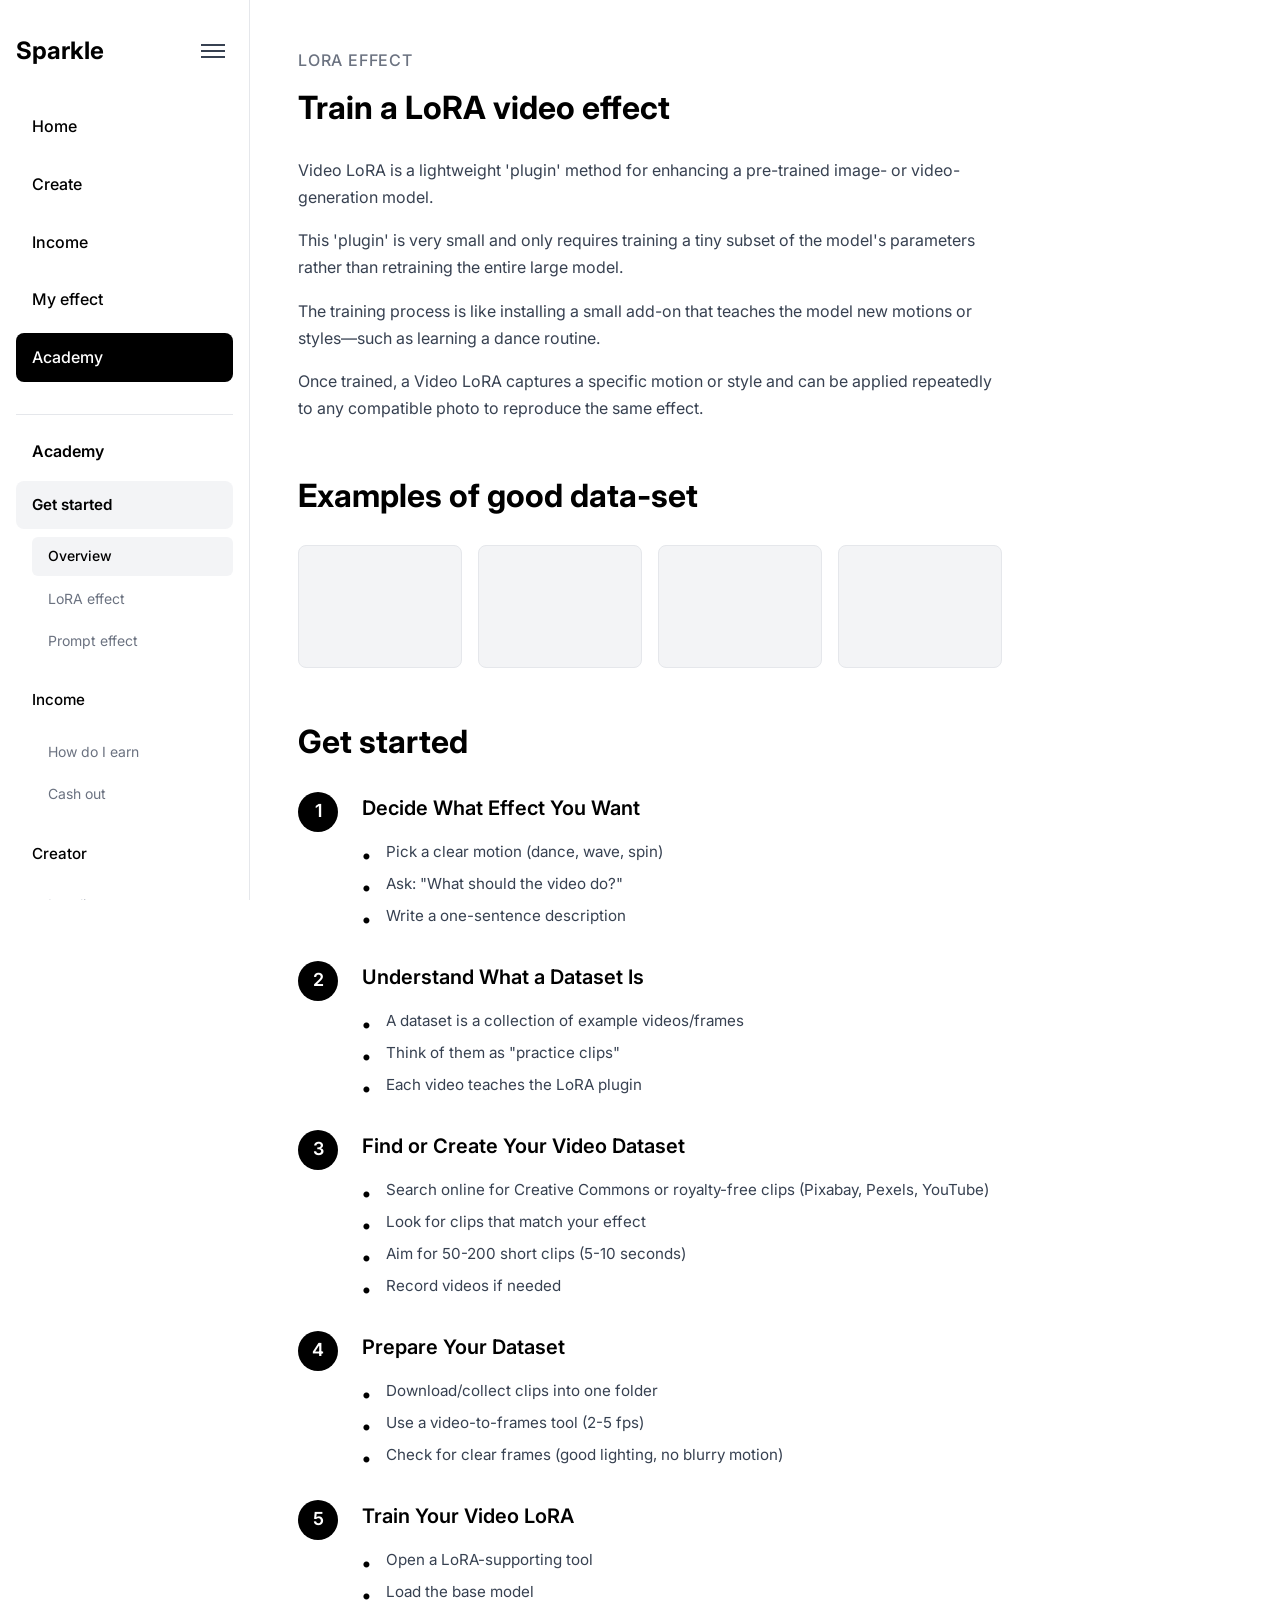
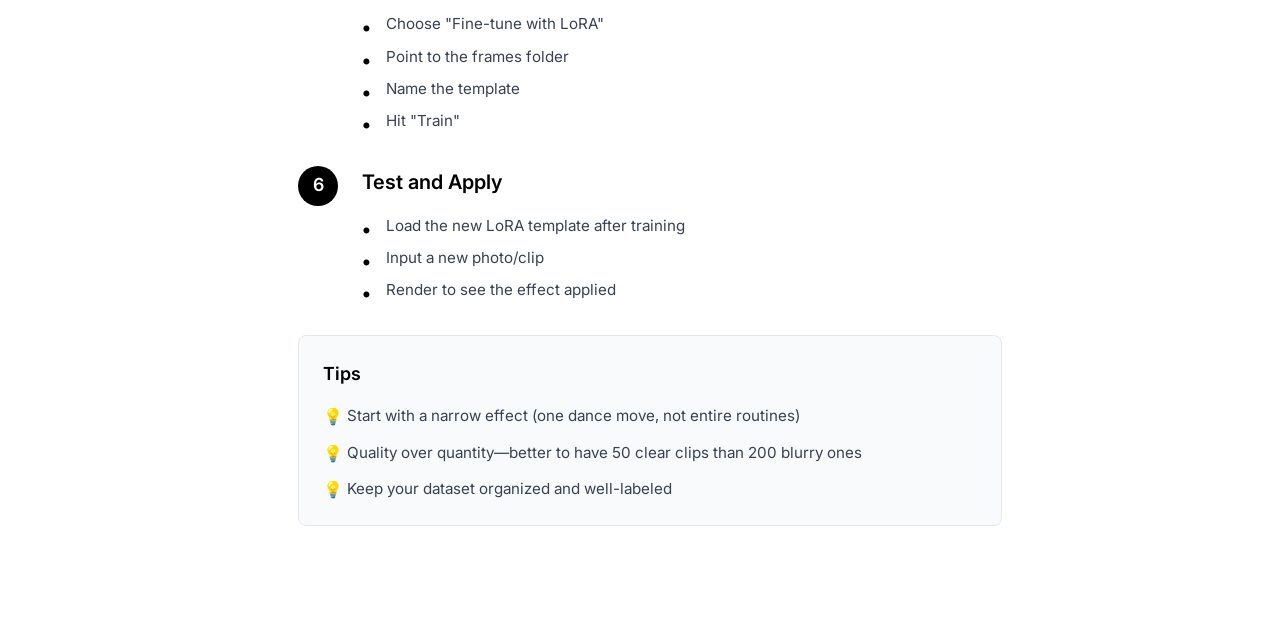
<file: academy.html>
<!DOCTYPE html>
<html lang="en">
<head>
    <meta charset="UTF-8">
    <meta name="viewport" content="width=device-width, initial-scale=1.0">
    <title>Sparkle Academy</title>
    <link rel="stylesheet" href="common-styles.css">
    <link rel="stylesheet" href="academy-styles.css">
    <link href="https://fonts.googleapis.com/css2?family=Inter:wght@400;500;600;700&display=swap" rel="stylesheet">
</head>
<body>
    <div class="academy-container">
        <!-- Left Sidebar Navigation -->
        <aside class="sidebar" id="sidebar">
            <div class="sidebar-header">
                <a href="index.html" style="text-decoration: none; color: inherit;">
                    <h1 class="platform-name">Sparkle</h1>
                </a>
                <button class="sidebar-toggle" id="sidebar-toggle" onclick="toggleSidebar()">
                    <span class="hamburger-line"></span>
                    <span class="hamburger-line"></span>
                    <span class="hamburger-line"></span>
                </button>
            </div>
            
            <!-- Main Platform Navigation -->
            <nav class="sidebar-nav">
                <a href="dashboard.html" class="nav-item">
                    <span class="nav-text">Home</span>
                </a>
                <a href="create.html" class="nav-item">
                    <span class="nav-text">Create</span>
                </a>
                <a href="income.html" class="nav-item">
                    <span class="nav-text">Income</span>
                </a>
                <a href="my-effects.html" class="nav-item">
                    <span class="nav-text">My effect</span>
                </a>
                <a href="academy.html" class="nav-item active">
                    <span class="nav-text">Academy</span>
                </a>
            </nav>
            
            <!-- Academy Sub Navigation -->
            <div class="academy-sub-nav">
                <h3 class="sub-nav-title">Academy</h3>
                <nav class="sub-nav">
                    <div class="nav-group">
                        <a href="#" class="sub-nav-item active">
                            <span class="sub-nav-text">Get started</span>
                        </a>
                        <div class="sub-sub-nav">
                            <a href="#" class="sub-sub-nav-item active">
                                <span class="sub-sub-nav-text">Overview</span>
                            </a>
                            <a href="#" class="sub-sub-nav-item">
                                <span class="sub-sub-nav-text">LoRA effect</span>
                            </a>
                            <a href="#" class="sub-sub-nav-item">
                                <span class="sub-sub-nav-text">Prompt effect</span>
                            </a>
                        </div>
                    </div>
                    
                    <div class="nav-group">
                        <a href="#" class="sub-nav-item">
                            <span class="sub-nav-text">Income</span>
                        </a>
                        <div class="sub-sub-nav">
                            <a href="#" class="sub-sub-nav-item">
                                <span class="sub-sub-nav-text">How do I earn</span>
                            </a>
                            <a href="#" class="sub-sub-nav-item">
                                <span class="sub-sub-nav-text">Cash out</span>
                            </a>
                        </div>
                    </div>
                    
                    <div class="nav-group">
                        <a href="#" class="sub-nav-item">
                            <span class="nav-text">Creator</span>
                        </a>
                        <div class="sub-sub-nav">
                            <a href="#" class="sub-sub-nav-item">
                                <span class="sub-sub-nav-text">Leveling</span>
                            </a>
                            <a href="#" class="sub-sub-nav-item">
                                <span class="sub-sub-nav-text">Cash out</span>
                            </a>
                        </div>
                    </div>
                </nav>
            </div>
        </aside>

        <!-- Main Content Area -->
        <main class="main-content">
            <!-- LoRA Effect Section -->
            <section class="content-section">
                <div class="section-header">
                    <h3 class="section-subtitle">LoRA effect</h3>
                    <h2 class="section-title">Train a LoRA video effect</h2>
                </div>
                
                <div class="content-text">
                    <p>Video LoRA is a lightweight 'plugin' method for enhancing a pre-trained image- or video-generation model.</p>
                    <p>This 'plugin' is very small and only requires training a tiny subset of the model's parameters rather than retraining the entire large model.</p>
                    <p>The training process is like installing a small add-on that teaches the model new motions or styles—such as learning a dance routine.</p>
                    <p>Once trained, a Video LoRA captures a specific motion or style and can be applied repeatedly to any compatible photo to reproduce the same effect.</p>
                </div>
            </section>

            <!-- Examples Section -->
            <section class="content-section">
                <h2 class="section-title">Examples of good data-set</h2>
                <div class="examples-grid">
                    <div class="example-placeholder"></div>
                    <div class="example-placeholder"></div>
                    <div class="example-placeholder"></div>
                    <div class="example-placeholder"></div>
                </div>
            </section>

            <!-- Get Started Section -->
            <section class="content-section">
                <h2 class="section-title">Get started</h2>
                
                <div class="steps-list">
                    <!-- Step 1 -->
                    <div class="step-item">
                        <div class="step-number">1</div>
                        <div class="step-content">
                            <h3 class="step-title">Decide What Effect You Want</h3>
                            <ul class="step-details">
                                <li>Pick a clear motion (dance, wave, spin)</li>
                                <li>Ask: "What should the video do?"</li>
                                <li>Write a one-sentence description</li>
                            </ul>
                        </div>
                    </div>

                    <!-- Step 2 -->
                    <div class="step-item">
                        <div class="step-number">2</div>
                        <div class="step-content">
                            <h3 class="step-title">Understand What a Dataset Is</h3>
                            <ul class="step-details">
                                <li>A dataset is a collection of example videos/frames</li>
                                <li>Think of them as "practice clips"</li>
                                <li>Each video teaches the LoRA plugin</li>
                            </ul>
                        </div>
                    </div>

                    <!-- Step 3 -->
                    <div class="step-item">
                        <div class="step-number">3</div>
                        <div class="step-content">
                            <h3 class="step-title">Find or Create Your Video Dataset</h3>
                            <ul class="step-details">
                                <li>Search online for Creative Commons or royalty-free clips (Pixabay, Pexels, YouTube)</li>
                                <li>Look for clips that match your effect</li>
                                <li>Aim for 50-200 short clips (5-10 seconds)</li>
                                <li>Record videos if needed</li>
                            </ul>
                        </div>
                    </div>

                    <!-- Step 4 -->
                    <div class="step-item">
                        <div class="step-number">4</div>
                        <div class="step-content">
                            <h3 class="step-title">Prepare Your Dataset</h3>
                            <ul class="step-details">
                                <li>Download/collect clips into one folder</li>
                                <li>Use a video-to-frames tool (2-5 fps)</li>
                                <li>Check for clear frames (good lighting, no blurry motion)</li>
                            </ul>
                        </div>
                    </div>

                    <!-- Step 5 -->
                    <div class="step-item">
                        <div class="step-number">5</div>
                        <div class="step-content">
                            <h3 class="step-title">Train Your Video LoRA</h3>
                            <ul class="step-details">
                                <li>Open a LoRA-supporting tool</li>
                                <li>Load the base model</li>
                                <li>Choose "Fine-tune with LoRA"</li>
                                <li>Point to the frames folder</li>
                                <li>Name the template</li>
                                <li>Hit "Train"</li>
                            </ul>
                        </div>
                    </div>

                    <!-- Step 6 -->
                    <div class="step-item">
                        <div class="step-number">6</div>
                        <div class="step-content">
                            <h3 class="step-title">Test and Apply</h3>
                            <ul class="step-details">
                                <li>Load the new LoRA template after training</li>
                                <li>Input a new photo/clip</li>
                                <li>Render to see the effect applied</li>
                            </ul>
                        </div>
                    </div>
                </div>

                <!-- Tips Section -->
                <div class="tips-section">
                    <h3 class="tips-title">Tips</h3>
                    <ul class="tips-list">
                        <li>Start with a narrow effect (one dance move, not entire routines)</li>
                        <li>Quality over quantity—better to have 50 clear clips than 200 blurry ones</li>
                        <li>Keep your dataset organized and well-labeled</li>
                    </ul>
                </div>
            </section>
        </main>
    </div>
    <script src="common.js"></script>
</body>
</html>
</file>
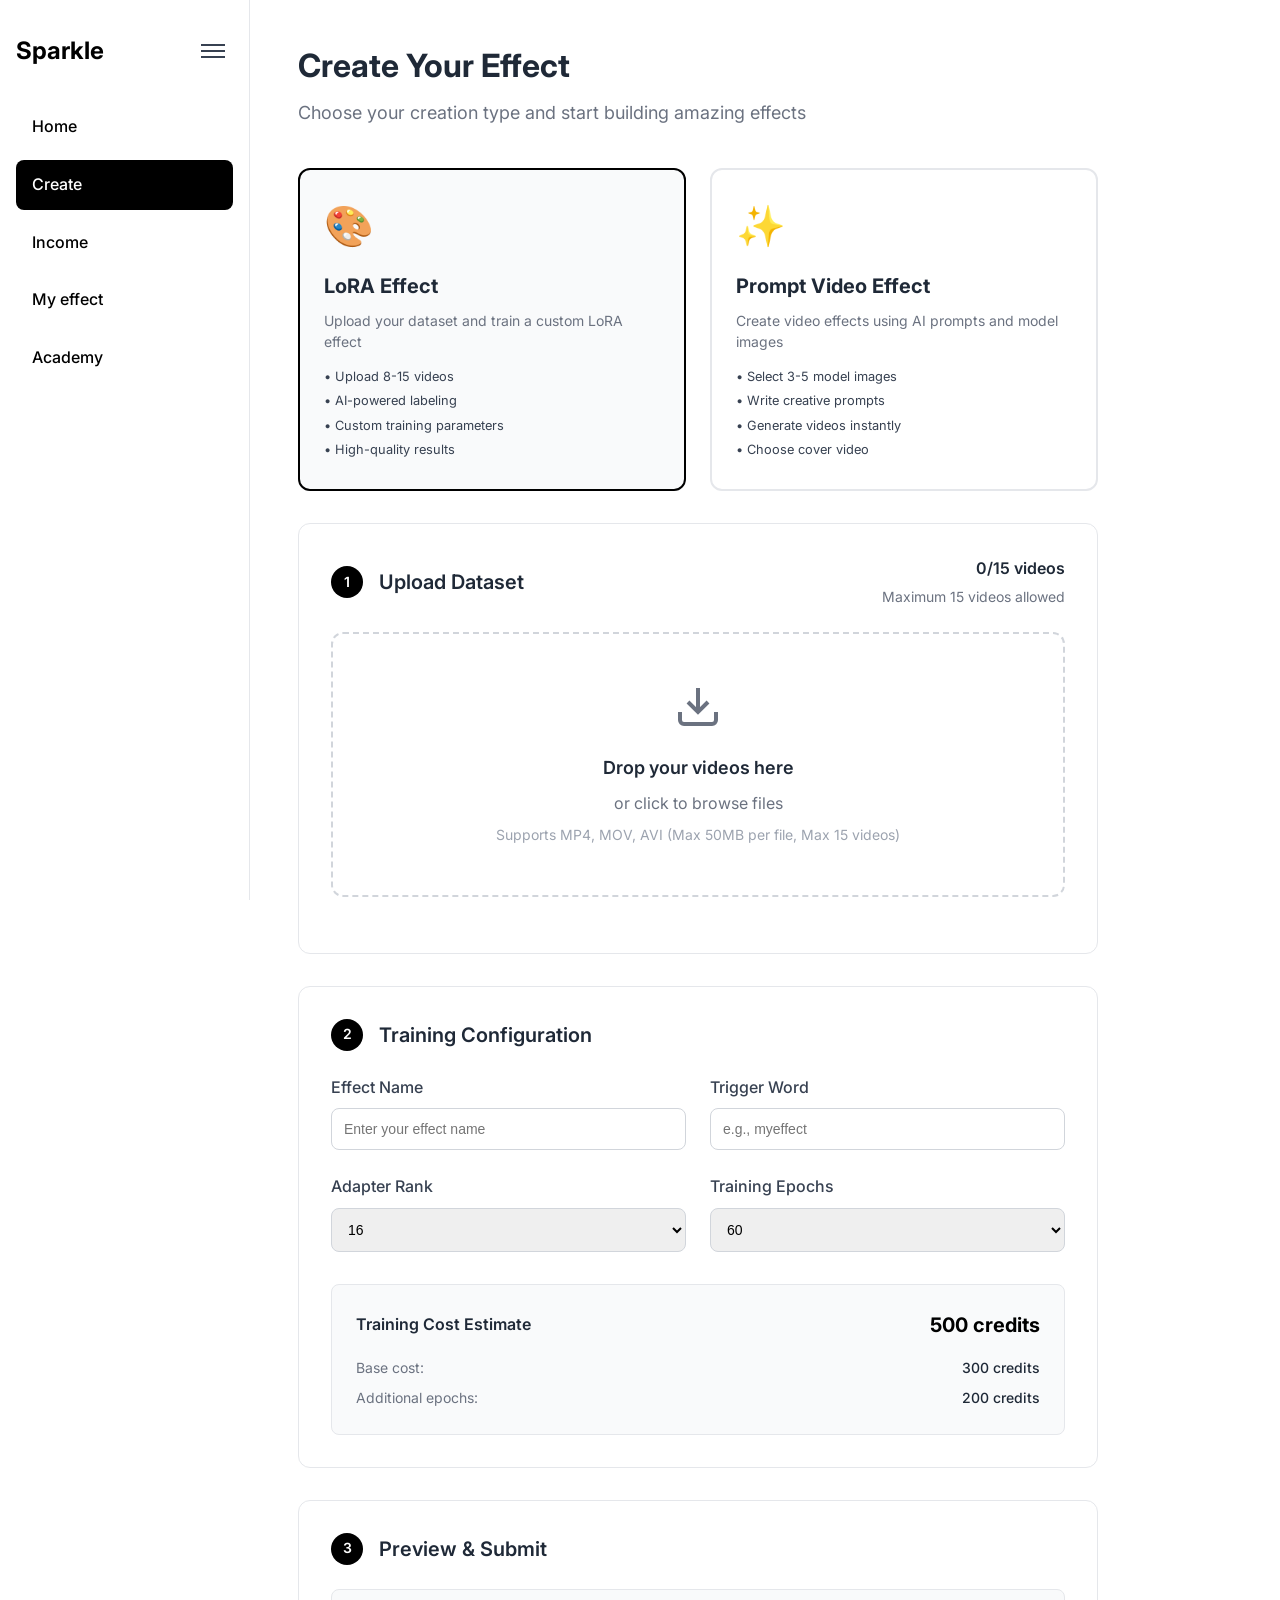
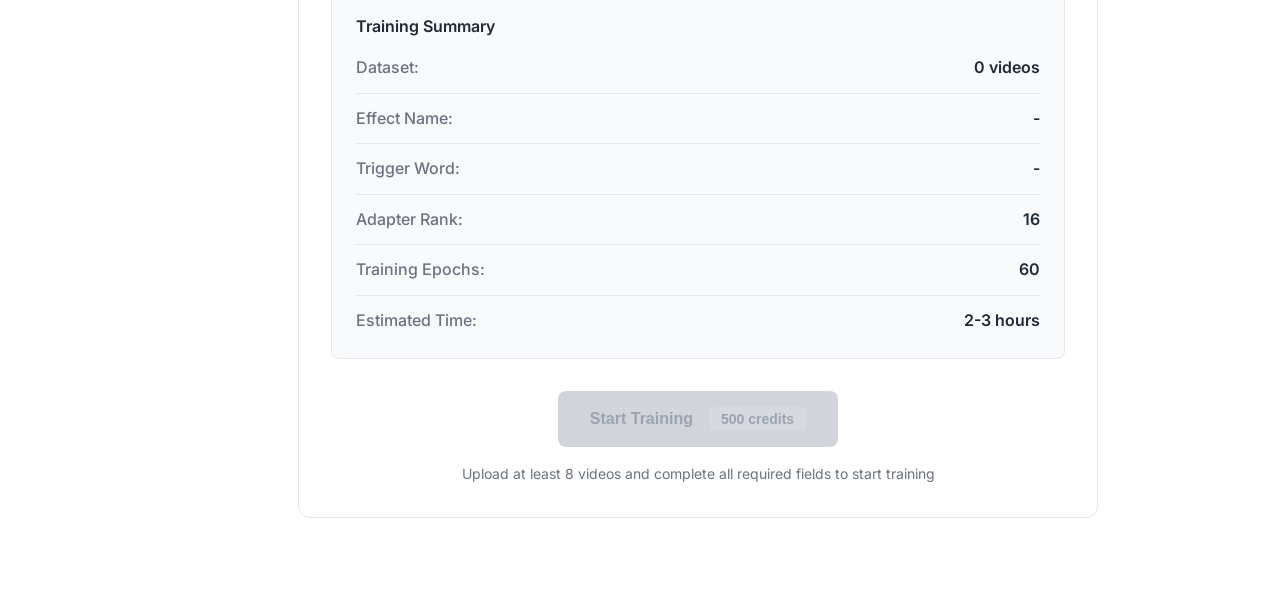
<file: create.html>
<!DOCTYPE html>
<html lang="en">
<head>
    <meta charset="UTF-8">
    <meta name="viewport" content="width=device-width, initial-scale=1.0">
    <title>Sparkle - Create</title>
    <link rel="stylesheet" href="common-styles.css">
    <link rel="stylesheet" href="create-styles.css">
    <link href="https://fonts.googleapis.com/css2?family=Inter:wght@400;500;600;700&display=swap" rel="stylesheet">
</head>
<body>
    <div class="create-container">
        <!-- Left Sidebar Navigation -->
        <aside class="sidebar" id="sidebar">
            <div class="sidebar-header">
                <a href="index.html" style="text-decoration: none; color: inherit;">
                    <h1 class="platform-name">Sparkle</h1>
                </a>
                <button class="sidebar-toggle" id="sidebar-toggle" onclick="toggleSidebar()">
                    <span class="hamburger-line"></span>
                    <span class="hamburger-line"></span>
                    <span class="hamburger-line"></span>
                </button>
            </div>
            <nav class="sidebar-nav">
                <a href="dashboard.html" class="nav-item">
                    <span class="nav-text">Home</span>
                </a>
                <a href="create.html" class="nav-item active">
                    <span class="nav-text">Create</span>
                </a>
                <a href="income.html" class="nav-item">
                    <span class="nav-text">Income</span>
                </a>
                <a href="my-effects.html" class="nav-item">
                    <span class="nav-text">My effect</span>
                </a>
                <a href="academy.html" class="nav-item">
                    <span class="nav-text">Academy</span>
                </a>
            </nav>
        </aside>

        <!-- Main Content Area -->
        <main class="main-content">
            <!-- Page Header -->
            <div class="page-header">
                <h2 class="page-title">Create Your Effect</h2>
                <p class="page-description">Choose your creation type and start building amazing effects</p>
            </div>

            <!-- Creation Type Selection -->
            <div class="creation-type-section">
                <div class="type-selector">
                    <div class="type-option active" data-type="lora" id="lora-option">
                        <div class="type-icon">🎨</div>
                        <div class="type-content">
                            <h3>LoRA Effect</h3>
                            <p>Upload your dataset and train a custom LoRA effect</p>
                            <ul class="type-features">
                                <li>• Upload 8-15 videos</li>
                                <li>• AI-powered labeling</li>
                                <li>• Custom training parameters</li>
                                <li>• High-quality results</li>
                            </ul>
                        </div>
                    </div>
                    <div class="type-option" data-type="prompt" id="prompt-option">
                        <div class="type-icon">✨</div>
                        <div class="type-content">
                            <h3>Prompt Video Effect</h3>
                            <p>Create video effects using AI prompts and model images</p>
                            <ul class="type-features">
                                <li>• Select 3-5 model images</li>
                                <li>• Write creative prompts</li>
                                <li>• Generate videos instantly</li>
                                <li>• Choose cover video</li>
                            </ul>
                        </div>
                    </div>
                </div>
                <div class="type-reset" id="type-reset" style="display: none;">
                    <button class="more-info-btn" onclick="expandOptions()">
                        <span class="more-info-text">Expand</span>
                        <span class="more-info-icon">↓</span>
                    </button>
                </div>
            </div>

            <!-- LoRA Effect Creation Form -->
            <div class="create-form" id="lora-form">
                <!-- Step 1: Dataset Upload -->
                <div class="form-section">
                    <div class="section-header">
                        <div class="step-number">1</div>
                        <h3 class="section-title">Upload Dataset</h3>
                        <div class="upload-status">
                            <span class="upload-count" id="upload-count">0/15 videos</span>
                            <span class="upload-limit">Maximum 15 videos allowed</span>
                        </div>
                    </div>
                    
                    <div class="upload-area" id="upload-area">
                        <div class="upload-content">
                            <div class="upload-icon">
                                <svg width="48" height="48" viewBox="0 0 24 24" fill="none" stroke="currentColor" stroke-width="2">
                                    <path d="M21 15v4a2 2 0 0 1-2 2H5a2 2 0 0 1-2-2v-4"/>
                                    <polyline points="7,10 12,15 17,10"/>
                                    <line x1="12" y1="15" x2="12" y2="3"/>
                                </svg>
                            </div>
                            <h4 class="upload-title">Drop your videos here</h4>
                            <p class="upload-description">or click to browse files</p>
                            <p class="upload-hint">Supports MP4, MOV, AVI (Max 50MB per file, Max 15 videos)</p>
                        </div>
                        <input type="file" id="file-input" multiple accept="video/*" class="file-input">
                    </div>

                    <!-- Uploaded Files List -->
                    <div class="uploaded-files" id="uploaded-files">
                        <!-- Files will be added here dynamically -->
                    </div>

                    <!-- Batch Labeling Controls -->
                    <div class="batch-controls" id="batch-controls" style="display: none;">
                        <div class="batch-header">
                            <h4>AI Labeling</h4>
                            <p>Use AI to automatically label your videos</p>
                        </div>
                        <div class="batch-buttons">
                            <button class="batch-btn" id="label-all-btn">
                                <span class="btn-icon">🤖</span>
                                <span class="btn-text">Label All Videos</span>
                            </button>
                            <button class="batch-btn secondary" id="clear-all-labels-btn">
                                <span class="btn-icon">🗑️</span>
                                <span class="btn-text">Clear All Labels</span>
                            </button>
                        </div>
                    </div>
                </div>

                <!-- Step 2: Training Configuration -->
                <div class="form-section">
                    <div class="section-header">
                        <div class="step-number">2</div>
                        <h3 class="section-title">Training Configuration</h3>
                    </div>

                    <div class="config-grid">
                        <!-- Effect Name -->
                        <div class="config-item">
                            <label class="config-label">Effect Name</label>
                            <input type="text" class="config-input" placeholder="Enter your effect name" id="effect-name">
                        </div>

                        <!-- Trigger Word -->
                        <div class="config-item">
                            <label class="config-label">Trigger Word</label>
                            <input type="text" class="config-input" placeholder="e.g., myeffect" id="trigger-word">
                        </div>

                        <!-- Adapter Rank -->
                        <div class="config-item">
                            <label class="config-label">Adapter Rank</label>
                            <select class="config-select" id="adapter-rank">
                                <option value="8">8</option>
                                <option value="16" selected>16</option>
                                <option value="32">32</option>
                                <option value="64">64</option>
                            </select>
                        </div>

                        <!-- Training Epochs -->
                        <div class="config-item">
                            <label class="config-label">Training Epochs</label>
                            <select class="config-select" id="training-epochs">
                                <option value="30">30</option>
                                <option value="60" selected>60</option>
                                <option value="90">90</option>
                                <option value="120">120</option>
                            </select>
                        </div>
                    </div>

                    <!-- Training Cost Estimate -->
                    <div class="cost-estimate">
                        <div class="cost-header">
                            <h4 class="cost-title">Training Cost Estimate</h4>
                            <span class="cost-amount">500 credits</span>
                        </div>
                        <div class="cost-breakdown">
                            <div class="cost-item">
                                <span class="cost-label">Base cost:</span>
                                <span class="cost-value">300 credits</span>
                            </div>
                            <div class="cost-item">
                                <span class="cost-label">Additional epochs:</span>
                                <span class="cost-value">200 credits</span>
                            </div>
                        </div>
                    </div>
                </div>

                <!-- Step 3: Preview & Submit -->
                <div class="form-section">
                    <div class="section-header">
                        <div class="step-number">3</div>
                        <h3 class="section-title">Preview & Submit</h3>
                    </div>

                    <div class="preview-section">
                        <div class="preview-card">
                            <div class="preview-header">
                                <h4 class="preview-title">Training Summary</h4>
                            </div>
                            <div class="preview-content">
                                <div class="preview-item">
                                    <span class="preview-label">Dataset:</span>
                                    <span class="preview-value" id="preview-dataset">0 videos</span>
                                </div>
                                <div class="preview-item">
                                    <span class="preview-label">Effect Name:</span>
                                    <span class="preview-value" id="preview-name">-</span>
                                </div>
                                <div class="preview-item">
                                    <span class="preview-label">Trigger Word:</span>
                                    <span class="preview-value" id="preview-trigger">-</span>
                                </div>
                                <div class="preview-item">
                                    <span class="preview-label">Adapter Rank:</span>
                                    <span class="preview-value" id="preview-rank">16</span>
                                </div>
                                <div class="preview-item">
                                    <span class="preview-label">Training Epochs:</span>
                                    <span class="preview-value" id="preview-epochs">60</span>
                                </div>
                                <div class="preview-item">
                                    <span class="preview-label">Estimated Time:</span>
                                    <span class="preview-value">2-3 hours</span>
                                </div>
                            </div>
                        </div>
                    </div>

                    <!-- Training Status -->
                    <div class="training-status" id="training-status" style="display: none;">
                        <div class="status-card">
                            <div class="status-header">
                                <h4>Training in Progress</h4>
                                <div class="status-indicator">
                                    <div class="spinner"></div>
                                    <span>Processing...</span>
                                </div>
                            </div>
                            <div class="status-progress">
                                <div class="progress-bar">
                                    
                                    <div class="progress-fill" id="progress-fill"></div>
                                </div>
                                <span class="progress-text" id="progress-text">0%</span>
                            </div>
                            <p class="status-message">Your effect is being trained. This may take 2-3 hours.</p>
                        </div>
                    </div>

                    <!-- Submit Button -->
                    <div class="submit-section" id="submit-section">
                        <button class="submit-btn" id="submit-btn" disabled>
                            <span class="btn-text">Start Training</span>
                            <span class="btn-cost">500 credits</span>
                        </button>
                        <p class="submit-hint">Upload at least 8 videos and complete all required fields to start training</p>
                    </div>
                </div>
            </div>

            <!-- Prompt Video Effect Creation Form -->
            <div class="create-form" id="prompt-form" style="display: none;">
                <!-- Step 1: Select Model Images -->
                <div class="form-section">
                    <div class="section-header">
                        <div class="step-number">1</div>
                        <h3 class="section-title">Select Model Images</h3>
                        <div class="image-selection-status">
                            <span class="selected-count" id="selected-count">0/5 images</span>
                            <span class="selection-limit">Select 3-5 model images</span>
                        </div>
                    </div>
                    
                    <div class="image-gallery">
                        <div class="gallery-header">
                            <h4>Model Image Gallery</h4>
                            <div class="gallery-controls">
                                <input type="text" class="search-input" placeholder="Search images..." id="image-search">
                                <select class="filter-select" id="image-filter">
                                    <option value="all">All Categories</option>
                                    <option value="portrait">Portrait</option>
                                    <option value="landscape">Landscape</option>
                                    <option value="action">Action</option>
                                    <option value="artistic">Artistic</option>
                                </select>
                            </div>
                        </div>
                        
                        <div class="gallery-grid" id="gallery-grid">
                            <!-- Images will be loaded dynamically -->
                        </div>
                        
                        <div class="gallery-pagination">
                            <button class="pagination-btn" id="prev-page">← Previous</button>
                            <span class="page-info" id="page-info">Page 1 of 10</span>
                            <button class="pagination-btn" id="next-page">Next →</button>
                        </div>
                    </div>

                    <!-- Selected Images Preview -->
                    <div class="selected-images" id="selected-images" style="display: none;">
                        <h4>Selected Images (3-5)</h4>
                        <div class="selected-grid" id="selected-grid">
                            <!-- Selected images will be shown here -->
                        </div>
                    </div>
                </div>

                <!-- Step 2: Write Prompt -->
                <div class="form-section">
                    <div class="section-header">
                        <div class="step-number">2</div>
                        <h3 class="section-title">Write Your Prompt</h3>
                    </div>

                    <div class="prompt-section">
                        <div class="prompt-input-area">
                            <label class="prompt-label">Describe your video effect</label>
                            <textarea class="prompt-textarea" id="prompt-text" placeholder="Describe a dance move, visual effect, or any creative action you want to see in the video..."></textarea>
                            <div class="prompt-examples">
                                <h5>Example Prompts:</h5>
                                <ul>
                                    <li>"A graceful ballet dancer performing a pirouette in a sunlit studio"</li>
                                    <li>"A martial artist executing a perfect roundhouse kick with energy effects"</li>
                                    <li>"A painter creating a masterpiece with swirling colors and magical brushstrokes"</li>
                                    <li>"A gymnast performing a backflip with sparkle effects"</li>
                                </ul>
                            </div>
                        </div>
                        
                        <div class="prompt-settings">
                            <div class="setting-item">
                                <label class="setting-label">Video Duration</label>
                                <select class="setting-select" id="video-duration">
                                    <option value="3">3 seconds</option>
                                    <option value="5" selected>5 seconds</option>
                                    <option value="8">8 seconds</option>
                                    <option value="10">10 seconds</option>
                                </select>
                            </div>
                            <div class="setting-item">
                                <label class="setting-label">Style Strength</label>
                                <select class="setting-select" id="style-strength">
                                    <option value="0.7">Subtle (0.7)</option>
                                    <option value="0.8" selected>Balanced (0.8)</option>
                                    <option value="0.9">Strong (0.9)</option>
                                    <option value="1.0">Maximum (1.0)</option>
                                </select>
                            </div>
                        </div>
                    </div>
                </div>

                <!-- Step 3: Generate Videos -->
                <div class="form-section">
                    <div class="section-header">
                        <div class="step-number">3</div>
                        <h3 class="section-title">Generate Videos</h3>
                    </div>

                    <div class="generation-section">
                        <div class="generation-controls">
                            <button class="generate-btn" id="generate-btn" disabled>
                                <span class="btn-icon">🎬</span>
                                <span class="btn-text">Generate Videos</span>
                                <span class="btn-cost">200 credits</span>
                            </button>
                            <p class="generate-hint">Select 3-5 images and write a prompt to start generation</p>
                        </div>

                        <!-- Generation Progress -->
                        <div class="generation-progress" id="generation-progress" style="display: none;">
                            <div class="progress-card">
                                <div class="progress-header">
                                    <h4>Generating Videos</h4>
                                    <div class="progress-indicator">
                                        <div class="spinner"></div>
                                        <span id="progress-status">Processing...</span>
                                    </div>
                                </div>
                                <div class="progress-details">
                                    <div class="progress-bar">
                                        <div class="progress-fill" id="prompt-progress-fill"></div>
                                    </div>
                                    <span class="progress-text" id="prompt-progress-text">0%</span>
                                </div>
                                <p class="progress-message">Generating videos from your selected images and prompt...</p>
                            </div>
                        </div>

                        <!-- Generated Videos -->
                        <div class="generated-videos" id="generated-videos" style="display: none;">
                            <h4>Generated Videos</h4>
                            <p class="videos-hint">Review the generated videos and select one as your cover video</p>
                            <div class="videos-grid" id="videos-grid">
                                <!-- Generated videos will be shown here -->
                            </div>
                        </div>
                    </div>
                </div>

                <!-- Step 4: Publish Effect -->
                <div class="form-section">
                    <div class="section-header">
                        <div class="step-number">4</div>
                        <h3 class="section-title">Publish Effect</h3>
                    </div>

                    <div class="publish-section">
                        <div class="publish-form">
                            <div class="form-row">
                                <div class="form-item">
                                    <label class="form-label">Effect Name</label>
                                    <input type="text" class="form-input" id="prompt-effect-name" placeholder="Enter your effect name">
                                </div>
                                <div class="form-item">
                                    <label class="form-label">Category</label>
                                    <select class="form-select" id="effect-category">
                                        <option value="dance">Dance</option>
                                        <option value="action">Action</option>
                                        <option value="artistic">Artistic</option>
                                        <option value="sports">Sports</option>
                                        <option value="lifestyle">Lifestyle</option>
                                        <option value="other">Other</option>
                                    </select>
                                </div>
                            </div>
                            <div class="form-item">
                                <label class="form-label">Description</label>
                                <textarea class="form-textarea" id="effect-description" placeholder="Describe your effect and how users can use it..."></textarea>
                            </div>
                            <div class="form-item">
                                <label class="form-label">Tags</label>
                                <input type="text" class="form-input" id="effect-tags" placeholder="Enter tags separated by commas">
                            </div>
                        </div>

                        <div class="publish-preview">
                            <h4>Effect Preview</h4>
                            <div class="preview-card">
                                <div class="preview-video" id="preview-video">
                                    <!-- Selected cover video will be shown here -->
                                </div>
                                <div class="preview-info">
                                    <h5 id="preview-name">Effect Name</h5>
                                    <p id="preview-description">Effect description will appear here</p>
                                    <div class="preview-tags" id="preview-tags">
                                        <!-- Tags will be shown here -->
                                    </div>
                                </div>
                            </div>
                        </div>

                        <!-- Publish Button -->
                        <div class="publish-actions">
                            <button class="publish-btn" id="publish-btn" disabled>
                                <span class="btn-icon">🚀</span>
                                <span class="btn-text">Publish Effect</span>
                            </button>
                            <p class="publish-hint">Complete all fields and select a cover video to publish</p>
                        </div>
                    </div>
                </div>
            </div>
        </main>
    </div>

    <script src="common.js"></script>
    <script src="create.js"></script>
</body>
</html>
</file>
<file: common-styles.css>
/* Common styles for sidebar toggle functionality */

/* Hamburger Menu Button */
.sidebar-toggle {
    background: none;
    border: none;
    cursor: pointer;
    padding: 0.5rem;
    display: flex;
    flex-direction: column;
    gap: 4px;
    transition: all 0.3s ease;
}

.hamburger-line {
    width: 24px;
    height: 2px;
    background: #374151;
    transition: all 0.3s ease;
    display: block;
}

.sidebar-toggle:hover .hamburger-line {
    background: #000000;
}

/* Sidebar header adjustments */
.sidebar-header {
    display: flex;
    align-items: center;
    justify-content: space-between;
}

/* Collapsed Sidebar Styles */
.sidebar.collapsed {
    width: 80px;
}

.sidebar.collapsed .platform-name {
    font-size: 1.2rem;
    text-align: center;
}

.sidebar.collapsed .sidebar-header {
    flex-direction: column;
    gap: 1rem;
}

.sidebar.collapsed .sidebar-header a {
    width: 100%;
    text-align: center;
}

.sidebar.collapsed .nav-text {
    display: none;
}

.sidebar.collapsed .nav-item {
    justify-content: center;
    padding: 0.75rem;
}

/* Adjust main containers when sidebar is collapsed */
.dashboard-container.sidebar-collapsed {
    grid-template-columns: 80px 1fr;
}

.create-container.sidebar-collapsed {
    grid-template-columns: 80px 1fr;
}

.income-container.sidebar-collapsed {
    grid-template-columns: 80px 1fr;
}

.my-effects-container.sidebar-collapsed {
    grid-template-columns: 80px 1fr;
}

.academy-container.sidebar-collapsed {
    grid-template-columns: 80px 1fr;
}

.income-detail-container.sidebar-collapsed {
    grid-template-columns: 80px 1fr;
}

/* Smooth transitions */
.sidebar {
    transition: width 0.3s ease;
}

.dashboard-container,
.create-container,
.income-container,
.my-effects-container,
.academy-container,
.income-detail-container {
    transition: grid-template-columns 0.3s ease;
}

/* Platform name transition */
.platform-name {
    transition: all 0.3s ease;
}

/* Responsive adjustments */
@media (max-width: 768px) {
    .sidebar-toggle {
        display: none;
    }
    
    .sidebar.collapsed {
        width: 250px;
    }
    
    .sidebar.collapsed .platform-name {
        font-size: 1.5rem;
    }
    
    .sidebar.collapsed .sidebar-header {
        flex-direction: row;
    }
    
    .sidebar.collapsed .nav-text {
        display: inline;
    }
    
    .sidebar.collapsed .nav-item {
        justify-content: flex-start;
        padding: 0.75rem 1rem;
    }
}
</file>
<file: academy-styles.css>
/* Reset and Base Styles */
* {
    margin: 0;
    padding: 0;
    box-sizing: border-box;
}

body {
    font-family: 'Inter', -apple-system, BlinkMacSystemFont, 'Segoe UI', Roboto, sans-serif;
    line-height: 1.6;
    color: #000000;
    background-color: #ffffff;
}

/* Academy Layout */
.academy-container {
    display: grid;
    grid-template-columns: 250px 1fr;
    min-height: 100vh;
}

/* Left Sidebar */
.sidebar {
    background: #ffffff;
    border-right: 1px solid #e5e7eb;
    padding: 2rem 1rem;
    position: sticky;
    top: 0;
    height: 100vh;
    overflow-y: auto;
}

.sidebar-header {
    margin-bottom: 2rem;
}

.platform-name {
    font-size: 1.5rem;
    font-weight: 700;
    color: #000000;
}

/* Main Platform Navigation */
.sidebar-nav {
    display: flex;
    flex-direction: column;
    gap: 0.5rem;
}

.nav-item {
    display: flex;
    align-items: center;
    padding: 0.75rem 1rem;
    text-decoration: none;
    color: #000000;
    border-radius: 8px;
    transition: background-color 0.3s ease;
}

.nav-item.active {
    background: #000000;
    color: white;
}

.nav-item:hover:not(.active) {
    background: #f3f4f6;
}

.nav-text {
    font-weight: 500;
}

/* Academy Sub Navigation */
.academy-sub-nav {
    margin-top: 2rem;
    padding-top: 1.5rem;
    border-top: 1px solid #e5e7eb;
}

.sub-nav-title {
    font-size: 1rem;
    font-weight: 600;
    color: #000000;
    margin-bottom: 1rem;
    padding: 0 1rem;
}

.sub-nav {
    display: flex;
    flex-direction: column;
    gap: 0.5rem;
}

.nav-group {
    margin-bottom: 0.5rem;
}

.sub-nav-item {
    display: flex;
    align-items: center;
    padding: 0.75rem 1rem;
    text-decoration: none;
    color: #000000;
    border-radius: 8px;
    transition: background-color 0.3s ease;
    font-size: 0.95rem;
    font-weight: 500;
}

.sub-nav-item.active {
    background: #f3f4f6;
    color: #000000;
    font-weight: 600;
}

.sub-nav-item:hover:not(.active) {
    background: #f9fafb;
    color: #374151;
}

.sub-nav-text {
    font-weight: inherit;
}

/* Sub-sub Navigation */
.sub-sub-nav {
    margin-left: 1rem;
    margin-top: 0.5rem;
    display: flex;
    flex-direction: column;
    gap: 0.25rem;
}

.sub-sub-nav-item {
    display: flex;
    align-items: center;
    padding: 0.5rem 1rem;
    text-decoration: none;
    color: #6b7280;
    border-radius: 6px;
    transition: background-color 0.3s ease;
    font-size: 0.875rem;
    font-weight: 400;
}

.sub-sub-nav-item.active {
    background: #f3f4f6;
    color: #000000;
    font-weight: 500;
}

.sub-sub-nav-item:hover:not(.active) {
    background: #f9fafb;
    color: #374151;
}

.sub-sub-nav-text {
    font-weight: inherit;
}

/* Main Content Area */
.main-content {
    padding: 3rem;
    background: #ffffff;
    overflow-y: auto;
    max-width: 800px;
}

.content-section {
    margin-bottom: 3rem;
}

.section-header {
    margin-bottom: 1.5rem;
}

.section-subtitle {
    font-size: 1rem;
    font-weight: 500;
    color: #6b7280;
    margin-bottom: 0.5rem;
    text-transform: uppercase;
    letter-spacing: 0.05em;
}

.section-title {
    font-size: 2rem;
    font-weight: 700;
    color: #000000;
    margin-bottom: 1.5rem;
}

.content-text {
    font-size: 1rem;
    line-height: 1.7;
    color: #374151;
}

.content-text p {
    margin-bottom: 1rem;
}

.content-text p:last-child {
    margin-bottom: 0;
}

/* Examples Grid */
.examples-grid {
    display: grid;
    grid-template-columns: repeat(4, 1fr);
    gap: 1rem;
    margin-top: 1.5rem;
}

.example-placeholder {
    aspect-ratio: 4/3;
    background: #f3f4f6;
    border: 1px solid #e5e7eb;
    border-radius: 8px;
}

/* Steps List */
.steps-list {
    display: flex;
    flex-direction: column;
    gap: 2rem;
    margin-bottom: 2rem;
}

.step-item {
    display: flex;
    gap: 1.5rem;
    align-items: flex-start;
}

.step-number {
    width: 40px;
    height: 40px;
    background: #000000;
    color: white;
    border-radius: 50%;
    display: flex;
    align-items: center;
    justify-content: center;
    font-weight: 600;
    font-size: 1.125rem;
    flex-shrink: 0;
}

.step-content {
    flex: 1;
}

.step-title {
    font-size: 1.25rem;
    font-weight: 600;
    color: #000000;
    margin-bottom: 1rem;
}

.step-details {
    list-style: none;
    padding-left: 0;
}

.step-details li {
    position: relative;
    padding-left: 1.5rem;
    margin-bottom: 0.5rem;
    color: #374151;
    font-size: 0.95rem;
    line-height: 1.6;
}

.step-details li:before {
    content: "•";
    position: absolute;
    left: 0;
    color: #000000;
    font-weight: bold;
    font-size: 1.2rem;
}

.step-details li:last-child {
    margin-bottom: 0;
}

/* Tips Section */
.tips-section {
    background: #f9fafb;
    border: 1px solid #e5e7eb;
    border-radius: 8px;
    padding: 1.5rem;
    margin-top: 2rem;
}

.tips-title {
    font-size: 1.125rem;
    font-weight: 600;
    color: #000000;
    margin-bottom: 1rem;
}

.tips-list {
    list-style: none;
    padding-left: 0;
}

.tips-list li {
    position: relative;
    padding-left: 1.5rem;
    margin-bottom: 0.75rem;
    color: #374151;
    font-size: 0.95rem;
    line-height: 1.6;
}

.tips-list li:before {
    content: "💡";
    position: absolute;
    left: 0;
    font-size: 1rem;
}

.tips-list li:last-child {
    margin-bottom: 0;
}

/* Responsive Design */
@media (max-width: 1024px) {
    .academy-container {
        grid-template-columns: 1fr;
    }
    
    .sidebar {
        display: none;
    }
    
    .main-content {
        padding: 2rem;
        max-width: 100%;
    }
    
    .examples-grid {
        grid-template-columns: repeat(2, 1fr);
    }
}

@media (max-width: 768px) {
    .main-content {
        padding: 1.5rem;
    }
    
    .section-title {
        font-size: 1.75rem;
    }
    
    .step-item {
        flex-direction: column;
        gap: 1rem;
    }
    
    .step-number {
        align-self: flex-start;
    }
    
    .examples-grid {
        grid-template-columns: 1fr;
    }
    
    .content-text {
        font-size: 0.95rem;
    }
}

@media (max-width: 480px) {
    .main-content {
        padding: 1rem;
    }
    
    .section-title {
        font-size: 1.5rem;
    }
    
    .step-title {
        font-size: 1.125rem;
    }
    
    .tips-section {
        padding: 1rem;
    }
}
</file>
<file: create-styles.css>
/* Reset and Base Styles */
* {
    margin: 0;
    padding: 0;
    box-sizing: border-box;
}

body {
    font-family: 'Inter', -apple-system, BlinkMacSystemFont, 'Segoe UI', Roboto, sans-serif;
    line-height: 1.6;
    color: #000000;
    background: #ffffff;
}

.create-container {
    display: grid;
    grid-template-columns: 250px 1fr;
    min-height: 100vh;
}

/* Sidebar */
.sidebar {
    background: #ffffff;
    border-right: 1px solid #e5e7eb;
    padding: 2rem 1rem;
    position: sticky;
    top: 0;
    height: 100vh;
    overflow-y: auto;
}

.sidebar-header {
    margin-bottom: 2rem;
}

.platform-name {
    font-size: 1.5rem;
    font-weight: 700;
    color: #000000;
}

.sidebar-nav {
    display: flex;
    flex-direction: column;
    gap: 0.5rem;
}

.nav-item {
    display: flex;
    align-items: center;
    padding: 0.75rem 1rem;
    text-decoration: none;
    color: #000000;
    border-radius: 8px;
    transition: background-color 0.3s ease;
}

.nav-item.active {
    background: #000000;
    color: white;
}

.nav-item:hover:not(.active) {
    background: #f3f4f6;
}

.nav-text {
    font-weight: 500;
}

/* Main Content */
.main-content {
    padding: 2.5rem 3rem;
    background: #ffffff;
    overflow-y: auto;
}

/* Page Header */
.page-header {
    margin-bottom: 2.5rem;
}

.page-title {
    font-size: 2rem;
    font-weight: 700;
    color: #1f2937;
    margin-bottom: 0.5rem;
}

.page-description {
    font-size: 1.125rem;
    color: #6b7280;
}

/* Create Form */
.create-form {
    max-width: 800px;
}

.form-section {
    background: #ffffff;
    border: 1px solid #e5e7eb;
    border-radius: 12px;
    padding: 2rem;
    margin-bottom: 2rem;
}

.section-header {
    display: flex;
    align-items: center;
    gap: 1rem;
    margin-bottom: 1.5rem;
}

.step-number {
    width: 32px;
    height: 32px;
    background: #000000;
    color: white;
    border-radius: 50%;
    display: flex;
    align-items: center;
    justify-content: center;
    font-weight: 600;
    font-size: 0.875rem;
}

.section-title {
    font-size: 1.25rem;
    font-weight: 600;
    color: #1f2937;
    flex: 1;
}

.upload-status {
    display: flex;
    flex-direction: column;
    align-items: flex-end;
    gap: 0.25rem;
}

.upload-count {
    font-weight: 600;
    color: #1f2937;
}

.upload-limit {
    font-size: 0.875rem;
    color: #6b7280;
}

.upload-area {
    border: 2px dashed #d1d5db;
    border-radius: 12px;
    padding: 3rem 2rem;
    text-align: center;
    cursor: pointer;
    transition: all 0.3s ease;
    position: relative;
    margin-bottom: 1.5rem;
}

.upload-area:hover {
    border-color: #9ca3af;
    background: #f9fafb;
}

.upload-area.dragover {
    border-color: #000000;
    background: #f3f4f6;
}

.upload-icon {
    margin-bottom: 1rem;
    color: #6b7280;
}

.upload-title {
    font-size: 1.125rem;
    font-weight: 600;
    color: #1f2937;
    margin-bottom: 0.5rem;
}

.upload-description {
    color: #6b7280;
    margin-bottom: 0.5rem;
}

.upload-hint {
    font-size: 0.875rem;
    color: #9ca3af;
}

.file-input {
    position: absolute;
    top: 0;
    left: 0;
    width: 100%;
    height: 100%;
    opacity: 0;
    cursor: pointer;
}

.uploaded-files {
    display: flex;
    flex-direction: column;
    gap: 1rem;
}

.file-item {
    display: flex;
    flex-direction: column;
    background: #f9fafb;
    border: 1px solid #e5e7eb;
    border-radius: 8px;
    transition: all 0.3s ease;
    overflow: hidden;
}

.file-item:hover {
    border-color: #d1d5db;
    background: #f3f4f6;
}

.file-info {
    display: flex;
    align-items: center;
    gap: 1rem;
    flex: 1;
    padding: 1rem;
}

.file-icon {
    font-size: 1.5rem;
}

.file-details h5 {
    font-weight: 600;
    color: #1f2937;
    margin-bottom: 0.25rem;
}

.file-details p {
    font-size: 0.875rem;
    color: #6b7280;
}

.file-actions {
    display: flex;
    align-items: center;
    gap: 0.5rem;
    padding: 0 1rem 1rem;
}

.remove-file {
    background: none;
    border: none;
    color: #ef4444;
    cursor: pointer;
    padding: 0.5rem;
    border-radius: 4px;
    transition: background-color 0.3s ease;
    font-size: 1rem;
}

.remove-file:hover {
    background: #fef2f2;
}

/* Video Labeling Styles */
.video-labeling {
    margin-top: 0;
    padding: 1rem;
    border-top: 1px solid #e5e7eb;
    background: #ffffff;
}

.labeling-header {
    display: flex;
    align-items: center;
    justify-content: space-between;
    margin-bottom: 1rem;
}

.labeling-title {
    font-weight: 600;
    color: #1f2937;
}

.labeling-actions {
    display: flex;
    gap: 0.5rem;
}

.label-btn {
    background: #000000;
    color: white;
    border: none;
    padding: 0.5rem 1rem;
    border-radius: 6px;
    font-size: 0.875rem;
    font-weight: 500;
    cursor: pointer;
    transition: background-color 0.3s ease;
    display: flex;
    align-items: center;
    gap: 0.5rem;
}

.label-btn:hover {
    background: #374151;
}

.label-btn.secondary {
    background: #f3f4f6;
    color: #374151;
    border: 1px solid #d1d5db;
}

.label-btn.secondary:hover {
    background: #e5e7eb;
}

.label-btn:disabled {
    background: #d1d5db;
    color: #9ca3af;
    cursor: not-allowed;
}

.labeling-content {
    background: #ffffff;
    border: 1px solid #e5e7eb;
    border-radius: 8px;
    padding: 1rem;
}

.label-textarea {
    width: 100%;
    min-height: 80px;
    padding: 0.75rem;
    border: 1px solid #d1d5db;
    border-radius: 6px;
    font-family: inherit;
    font-size: 0.875rem;
    resize: vertical;
    transition: border-color 0.3s ease;
}

.label-textarea:focus {
    outline: none;
    border-color: #000000;
}

.label-status {
    display: flex;
    align-items: center;
    gap: 0.5rem;
    margin-top: 0.5rem;
    font-size: 0.875rem;
}

.status-indicator {
    display: flex;
    align-items: center;
    gap: 0.5rem;
}

.status-dot {
    width: 8px;
    height: 8px;
    border-radius: 50%;
}

.status-dot.pending {
    background: #f59e0b;
}

.status-dot.processing {
    background: #3b82f6;
}

.status-dot.completed {
    background: #10b981;
}

.status-dot.error {
    background: #ef4444;
}

/* Batch Controls */
.batch-controls {
    margin-top: 1.5rem;
    padding: 1.5rem;
    background: #f9fafb;
    border: 1px solid #e5e7eb;
    border-radius: 8px;
}

.batch-header {
    margin-bottom: 1rem;
}

.batch-header h4 {
    font-weight: 600;
    color: #1f2937;
    margin-bottom: 0.25rem;
}

.batch-header p {
    font-size: 0.875rem;
    color: #6b7280;
}

.batch-buttons {
    display: flex;
    gap: 1rem;
    flex-wrap: wrap;
}

.batch-btn {
    background: #000000;
    color: white;
    border: none;
    padding: 0.75rem 1.5rem;
    border-radius: 8px;
    font-weight: 500;
    cursor: pointer;
    transition: all 0.3s ease;
    display: flex;
    align-items: center;
    gap: 0.5rem;
}

.batch-btn:hover {
    background: #374151;
}

.batch-btn.secondary {
    background: #f3f4f6;
    color: #374151;
    border: 1px solid #d1d5db;
}

.batch-btn.secondary:hover {
    background: #e5e7eb;
}

.btn-icon {
    font-size: 1.125rem;
}

/* Training Status */
.training-status {
    margin-top: 1.5rem;
}

.status-card {
    background: #f0f9ff;
    border: 1px solid #0ea5e9;
    border-radius: 12px;
    padding: 2rem;
}

.status-header {
    display: flex;
    align-items: center;
    justify-content: space-between;
    margin-bottom: 1.5rem;
}

.status-header h4 {
    font-weight: 600;
    color: #0c4a6e;
}

.status-indicator {
    display: flex;
    align-items: center;
    gap: 0.75rem;
    color: #0c4a6e;
    font-weight: 500;
}

.spinner {
    width: 20px;
    height: 20px;
    border: 2px solid #e0f2fe;
    border-top: 2px solid #0ea5e9;
    border-radius: 50%;
    animation: spin 1s linear infinite;
}

@keyframes spin {
    0% { transform: rotate(0deg); }
    100% { transform: rotate(360deg); }
}

.status-progress {
    margin-bottom: 1rem;
}

.progress-bar {
    width: 100%;
    height: 8px;
    background: #e0f2fe;
    border-radius: 4px;
    overflow: hidden;
    margin-bottom: 0.5rem;
}

.progress-fill {
    height: 100%;
    background: #0ea5e9;
    border-radius: 4px;
    transition: width 0.3s ease;
    width: 0%;
}

.progress-text {
    font-size: 0.875rem;
    color: #0c4a6e;
    font-weight: 500;
}

.status-message {
    color: #0c4a6e;
    font-size: 0.875rem;
}

.config-grid {
    display: grid;
    grid-template-columns: repeat(auto-fit, minmax(250px, 1fr));
    gap: 1.5rem;
    margin-bottom: 2rem;
}

.config-item {
    display: flex;
    flex-direction: column;
    gap: 0.5rem;
}

.config-label {
    font-weight: 500;
    color: #374151;
}

.config-input,
.config-select {
    padding: 0.75rem;
    border: 1px solid #d1d5db;
    border-radius: 8px;
    font-size: 0.875rem;
    transition: border-color 0.3s ease;
}

.config-input:focus,
.config-select:focus {
    outline: none;
    border-color: #000000;
}

.cost-estimate {
    background: #f9fafb;
    border: 1px solid #e5e7eb;
    border-radius: 8px;
    padding: 1.5rem;
}

.cost-header {
    display: flex;
    align-items: center;
    justify-content: space-between;
    margin-bottom: 1rem;
}

.cost-title {
    font-weight: 600;
    color: #1f2937;
}

.cost-amount {
    font-size: 1.25rem;
    font-weight: 700;
    color: #000000;
}

.cost-breakdown {
    display: flex;
    flex-direction: column;
    gap: 0.5rem;
}

.cost-item {
    display: flex;
    justify-content: space-between;
    font-size: 0.875rem;
}

.cost-label {
    color: #6b7280;
}

.cost-value {
    font-weight: 500;
    color: #1f2937;
}

.preview-section {
    margin-bottom: 2rem;
}

.preview-card {
    background: #f9fafb;
    border: 1px solid #e5e7eb;
    border-radius: 8px;
    padding: 1.5rem;
}

.preview-header {
    margin-bottom: 1rem;
}

.preview-title {
    font-weight: 600;
    color: #1f2937;
}

.preview-content {
    display: flex;
    flex-direction: column;
    gap: 0.75rem;
}

.preview-item {
    display: flex;
    justify-content: space-between;
    padding-bottom: 0.75rem;
    border-bottom: 1px solid #e5e7eb;
}

.preview-item:last-child {
    border-bottom: none;
    padding-bottom: 0;
}

.preview-label {
    color: #6b7280;
    font-weight: 500;
}

.preview-value {
    color: #1f2937;
    font-weight: 600;
}

.submit-section {
    text-align: center;
}

.submit-btn {
    background: #000000;
    color: white;
    border: none;
    padding: 1rem 2rem;
    border-radius: 8px;
    font-size: 1rem;
    font-weight: 600;
    cursor: pointer;
    transition: all 0.3s ease;
    display: flex;
    align-items: center;
    gap: 1rem;
    margin: 0 auto 1rem;
}

.submit-btn:hover:not(:disabled) {
    background: #374151;
    transform: translateY(-1px);
}

.submit-btn:disabled {
    background: #d1d5db;
    color: #9ca3af;
    cursor: not-allowed;
    transform: none;
}

.btn-text {
    font-weight: 600;
}

.btn-cost {
    background: rgba(255, 255, 255, 0.1);
    padding: 0.25rem 0.75rem;
    border-radius: 4px;
    font-size: 0.875rem;
}

.submit-hint {
    font-size: 0.875rem;
    color: #6b7280;
}

/* Responsive Design */
@media (max-width: 768px) {
    .create-container {
        grid-template-columns: 1fr;
    }

    .sidebar {
        display: none;
    }

    .main-content {
        padding: 1.5rem;
    }

    .config-grid {
        grid-template-columns: 1fr;
    }

    .form-section {
        padding: 1.5rem;
    }

    .upload-area {
        padding: 2rem 1rem;
    }
    
    .file-actions {
        flex-direction: column;
        align-items: stretch;
    }
    
    .labeling-actions {
        flex-direction: column;
        gap: 0.5rem;
    }
}

/* Creation Type Selection */
.creation-type-section {
    margin-bottom: 2rem;
}

.type-selector {
    display: grid;
    grid-template-columns: 1fr 1fr;
    gap: 1.5rem;
    max-width: 800px;
}

.type-option {
    background: #ffffff;
    border: 2px solid #e5e7eb;
    border-radius: 12px;
    padding: 1.5rem;
    cursor: pointer;
    transition: all 0.3s cubic-bezier(0.4, 0, 0.2, 1);
    position: relative;
    overflow: visible;
}

.type-option:hover {
    border-color: #d1d5db;
    transform: translateY(-2px);
    box-shadow: 0 8px 25px rgba(0, 0, 0, 0.12);
}

.type-option.active {
    border-color: #000000;
    background: #f9fafb;
}

/* 折叠状态样式 */
.type-option.collapsed {
    padding: 1rem;
    min-height: 80px;
    display: flex;
    align-items: center;
    transition: all 0.3s cubic-bezier(0.4, 0, 0.2, 1);
}

.type-option.collapsed .type-content {
    display: flex;
    align-items: center;
    gap: 1rem;
    width: 100%;
}

.type-option.collapsed .type-icon {
    font-size: 2rem;
    margin-bottom: 0;
    flex-shrink: 0;
    transition: all 0.3s cubic-bezier(0.4, 0, 0.2, 1);
}

.type-option.collapsed .type-content h3 {
    font-size: 1.125rem;
    margin-bottom: 0;
    flex: 1;
    transition: all 0.3s cubic-bezier(0.4, 0, 0.2, 1);
}

.type-option.collapsed .type-content p,
.type-option.collapsed .type-features {
    display: none;
    opacity: 0;
    transition: opacity 0.3s ease;
}



.type-icon {
    font-size: 2.5rem;
    margin-bottom: 0.75rem;
    display: block;
    transition: all 0.3s cubic-bezier(0.4, 0, 0.2, 1);
}

.type-content h3 {
    font-size: 1.25rem;
    font-weight: 700;
    color: #1f2937;
    margin-bottom: 0.5rem;
    transition: all 0.3s cubic-bezier(0.4, 0, 0.2, 1);
}

.type-content p {
    color: #6b7280;
    margin-bottom: 1rem;
    font-size: 0.875rem;
    line-height: 1.5;
    transition: all 0.3s cubic-bezier(0.4, 0, 0.2, 1);
}

.type-features {
    list-style: none;
    color: #374151;
    font-size: 0.8rem;
    line-height: 1.4;
    transition: all 0.3s cubic-bezier(0.4, 0, 0.2, 1);
}

.type-features li {
    margin-bottom: 0.4rem;
}

/* More Info 按钮样式 */
.type-reset {
    text-align: center;
    margin-top: 1rem;
    opacity: 0;
    transform: translateY(-10px);
    transition: all 0.3s ease;
}

.type-reset.show {
    opacity: 1;
    transform: translateY(0);
}

.more-info-btn {
    background: transparent;
    border: none;
    color: #6b7280;
    padding: 0.5rem 1rem;
    border-radius: 6px;
    font-size: 0.875rem;
    font-weight: 500;
    cursor: pointer;
    transition: all 0.3s ease;
    display: inline-flex;
    flex-direction: column;
    align-items: center;
    gap: 0.25rem;
}

.more-info-btn:hover {
    background: #f3f4f6;
    color: #374151;
    transform: translateY(-1px);
}

.more-info-text {
    font-size: 0.75rem;
    font-weight: 500;
}

.more-info-icon {
    font-size: 1.125rem;
    font-weight: bold;
}

/* Image Gallery Styles */
.image-gallery {
    margin-bottom: 2rem;
}

.gallery-header {
    display: flex;
    justify-content: space-between;
    align-items: center;
    margin-bottom: 1.5rem;
}

.gallery-header h4 {
    font-weight: 600;
    color: #1f2937;
}

.gallery-controls {
    display: flex;
    gap: 1rem;
}

.search-input {
    padding: 0.5rem 1rem;
    border: 1px solid #d1d5db;
    border-radius: 6px;
    font-size: 0.875rem;
    min-width: 200px;
}

.filter-select {
    padding: 0.5rem 1rem;
    border: 1px solid #d1d5db;
    border-radius: 6px;
    font-size: 0.875rem;
    background: white;
}

.gallery-grid {
    display: grid;
    grid-template-columns: repeat(auto-fill, minmax(150px, 1fr));
    gap: 1rem;
    margin-bottom: 1.5rem;
}

.gallery-item {
    position: relative;
    border-radius: 8px;
    overflow: hidden;
    cursor: pointer;
    transition: all 0.3s ease;
}

.gallery-item:hover {
    transform: scale(1.05);
    box-shadow: 0 4px 12px rgba(0, 0, 0, 0.15);
}

.gallery-item img {
    width: 100%;
    height: 150px;
    object-fit: cover;
}

.gallery-item.selected {
    border: 3px solid #000000;
}

.gallery-item .select-overlay {
    position: absolute;
    top: 0.5rem;
    right: 0.5rem;
    width: 24px;
    height: 24px;
    background: #000000;
    color: white;
    border-radius: 50%;
    display: flex;
    align-items: center;
    justify-content: center;
    font-size: 0.75rem;
    font-weight: bold;
}

.gallery-pagination {
    display: flex;
    justify-content: center;
    align-items: center;
    gap: 1rem;
}

.pagination-btn {
    padding: 0.5rem 1rem;
    border: 1px solid #d1d5db;
    background: white;
    border-radius: 6px;
    cursor: pointer;
    transition: all 0.3s ease;
}

.pagination-btn:hover {
    background: #f3f4f6;
}

.pagination-btn:disabled {
    opacity: 0.5;
    cursor: not-allowed;
}

.page-info {
    font-size: 0.875rem;
    color: #6b7280;
}

/* Selected Images */
.selected-images {
    background: #f9fafb;
    border: 1px solid #e5e7eb;
    border-radius: 8px;
    padding: 1.5rem;
}

.selected-images h4 {
    margin-bottom: 1rem;
    font-weight: 600;
    color: #1f2937;
}

.selected-grid {
    display: grid;
    grid-template-columns: repeat(auto-fit, minmax(120px, 1fr));
    gap: 1rem;
}

.selected-item {
    position: relative;
    border-radius: 8px;
    overflow: hidden;
}

.selected-item img {
    width: 100%;
    height: 120px;
    object-fit: cover;
}

.selected-item .remove-btn {
    position: absolute;
    top: 0.25rem;
    right: 0.25rem;
    width: 20px;
    height: 20px;
    background: #ef4444;
    color: white;
    border: none;
    border-radius: 50%;
    cursor: pointer;
    font-size: 0.75rem;
    display: flex;
    align-items: center;
    justify-content: center;
}

/* Prompt Section */
.prompt-section {
    display: grid;
    grid-template-columns: 2fr 1fr;
    gap: 2rem;
}

.prompt-input-area {
    display: flex;
    flex-direction: column;
    gap: 1rem;
}

.prompt-label {
    font-weight: 600;
    color: #1f2937;
}

.prompt-textarea {
    width: 100%;
    min-height: 120px;
    padding: 1rem;
    border: 1px solid #d1d5db;
    border-radius: 8px;
    font-family: inherit;
    font-size: 0.875rem;
    resize: vertical;
    transition: border-color 0.3s ease;
}

.prompt-textarea:focus {
    outline: none;
    border-color: #000000;
}

.prompt-examples {
    background: #f9fafb;
    border: 1px solid #e5e7eb;
    border-radius: 8px;
    padding: 1rem;
}

.prompt-examples h5 {
    font-weight: 600;
    color: #1f2937;
    margin-bottom: 0.5rem;
}

.prompt-examples ul {
    list-style: none;
    font-size: 0.875rem;
    color: #6b7280;
}

.prompt-examples li {
    margin-bottom: 0.5rem;
    padding-left: 1rem;
    position: relative;
}

.prompt-examples li:before {
    content: "•";
    position: absolute;
    left: 0;
    color: #000000;
}

.prompt-settings {
    display: flex;
    flex-direction: column;
    gap: 1rem;
}

.setting-item {
    display: flex;
    flex-direction: column;
    gap: 0.5rem;
}

.setting-label {
    font-weight: 500;
    color: #374151;
}

.setting-select {
    padding: 0.75rem;
    border: 1px solid #d1d5db;
    border-radius: 6px;
    font-size: 0.875rem;
    background: white;
}

/* Generation Section */
.generation-controls {
    text-align: center;
    margin-bottom: 2rem;
}

.generate-btn {
    background: #000000;
    color: white;
    border: none;
    padding: 1rem 2rem;
    border-radius: 8px;
    font-size: 1rem;
    font-weight: 600;
    cursor: pointer;
    transition: all 0.3s ease;
    display: flex;
    align-items: center;
    gap: 1rem;
    margin: 0 auto 1rem;
}

.generate-btn:hover:not(:disabled) {
    background: #374151;
    transform: translateY(-1px);
}

.generate-btn:disabled {
    background: #d1d5db;
    color: #9ca3af;
    cursor: not-allowed;
}

.generate-hint {
    font-size: 0.875rem;
    color: #6b7280;
}

/* Generated Videos */
.generated-videos {
    margin-top: 2rem;
}

.generated-videos h4 {
    font-weight: 600;
    color: #1f2937;
    margin-bottom: 0.5rem;
}

.videos-hint {
    font-size: 0.875rem;
    color: #6b7280;
    margin-bottom: 1.5rem;
}

.videos-grid {
    display: grid;
    grid-template-columns: repeat(auto-fit, minmax(200px, 1fr));
    gap: 1.5rem;
}

.video-item {
    position: relative;
    border-radius: 8px;
    overflow: hidden;
    cursor: pointer;
    transition: all 0.3s ease;
}

.video-item:hover {
    transform: scale(1.02);
    box-shadow: 0 4px 12px rgba(0, 0, 0, 0.15);
}

.video-item.selected {
    border: 3px solid #000000;
}

.video-item video {
    width: 100%;
    height: 150px;
    object-fit: cover;
}

.video-item .select-overlay {
    position: absolute;
    top: 0.5rem;
    right: 0.5rem;
    width: 24px;
    height: 24px;
    background: #000000;
    color: white;
    border-radius: 50%;
    display: flex;
    align-items: center;
    justify-content: center;
    font-size: 0.75rem;
    font-weight: bold;
}

/* Publish Section */
.publish-section {
    display: grid;
    grid-template-columns: 1fr 1fr;
    gap: 2rem;
}

.publish-form {
    display: flex;
    flex-direction: column;
    gap: 1.5rem;
}

.form-row {
    display: grid;
    grid-template-columns: 1fr 1fr;
    gap: 1rem;
}

.form-item {
    display: flex;
    flex-direction: column;
    gap: 0.5rem;
}

.form-label {
    font-weight: 500;
    color: #374151;
}

.form-input, .form-select, .form-textarea {
    padding: 0.75rem;
    border: 1px solid #d1d5db;
    border-radius: 6px;
    font-size: 0.875rem;
    transition: border-color 0.3s ease;
}

.form-input:focus, .form-select:focus, .form-textarea:focus {
    outline: none;
    border-color: #000000;
}

.form-textarea {
    min-height: 100px;
    resize: vertical;
}

.publish-preview {
    background: #f9fafb;
    border: 1px solid #e5e7eb;
    border-radius: 8px;
    padding: 1.5rem;
}

.publish-preview h4 {
    font-weight: 600;
    color: #1f2937;
    margin-bottom: 1rem;
}

.preview-video {
    width: 100%;
    height: 200px;
    background: #e5e7eb;
    border-radius: 8px;
    margin-bottom: 1rem;
    display: flex;
    align-items: center;
    justify-content: center;
    color: #6b7280;
}

.preview-info h5 {
    font-weight: 600;
    color: #1f2937;
    margin-bottom: 0.5rem;
}

.preview-info p {
    font-size: 0.875rem;
    color: #6b7280;
    margin-bottom: 1rem;
}

.preview-tags {
    display: flex;
    flex-wrap: wrap;
    gap: 0.5rem;
}

.tag {
    background: #e5e7eb;
    color: #374151;
    padding: 0.25rem 0.5rem;
    border-radius: 4px;
    font-size: 0.75rem;
}

.publish-actions {
    grid-column: 1 / -1;
    text-align: center;
    margin-top: 2rem;
}

.publish-btn {
    background: #000000;
    color: white;
    border: none;
    padding: 1rem 2rem;
    border-radius: 8px;
    font-size: 1rem;
    font-weight: 600;
    cursor: pointer;
    transition: all 0.3s ease;
    display: flex;
    align-items: center;
    gap: 1rem;
    margin: 0 auto 1rem;
}

.publish-btn:hover:not(:disabled) {
    background: #374151;
    transform: translateY(-1px);
}

.publish-btn:disabled {
    background: #d1d5db;
    color: #9ca3af;
    cursor: not-allowed;
}

.publish-hint {
    font-size: 0.875rem;
    color: #6b7280;
}

/* Image Selection Status */
.image-selection-status {
    display: flex;
    flex-direction: column;
    align-items: flex-end;
    gap: 0.25rem;
}

.selected-count {
    font-weight: 600;
    color: #1f2937;
}

.selection-limit {
    font-size: 0.875rem;
    color: #6b7280;
}

@media (max-width: 480px) {
    .page-title {
        font-size: 1.5rem;
    }

    .section-title {
        font-size: 1.125rem;
    }

    .submit-btn, .generate-btn, .publish-btn {
        flex-direction: column;
        gap: 0.5rem;
    }

    .type-selector {
        grid-template-columns: 1fr;
        gap: 1rem;
        max-width: 100%;
    }
    
    .type-option {
        padding: 1.25rem;
    }
    
    .type-icon {
        font-size: 2rem;
        margin-bottom: 0.5rem;
    }
    
    .type-content h3 {
        font-size: 1.125rem;
    }
    
    .type-content p {
        font-size: 0.8rem;
        margin-bottom: 0.75rem;
    }
    
    .type-features {
        font-size: 0.75rem;
    }
    
    /* 移动端优化折叠状态 */
    .type-option.collapsed {
        padding: 1rem;
    }
    
    /* 移动端展开状态（默认状态） */
    .type-option {
        padding: 1.25rem;
    }
    
    .type-option .type-content {
        gap: 0.5rem;
    }
    
    .type-option .type-icon {
        font-size: 2rem;
        margin-bottom: 0.5rem;
    }
    
    .type-option .type-content h3 {
        font-size: 1rem;
        margin-bottom: 0.25rem;
    }

    .prompt-section {
        grid-template-columns: 1fr;
        gap: 1rem;
    }

    .publish-section {
        grid-template-columns: 1fr;
        gap: 1rem;
    }

    .form-row {
        grid-template-columns: 1fr;
    }

    .gallery-controls {
        flex-direction: column;
        gap: 0.5rem;
    }

    .gallery-grid {
        grid-template-columns: repeat(auto-fill, minmax(120px, 1fr));
    }
}
</file>
